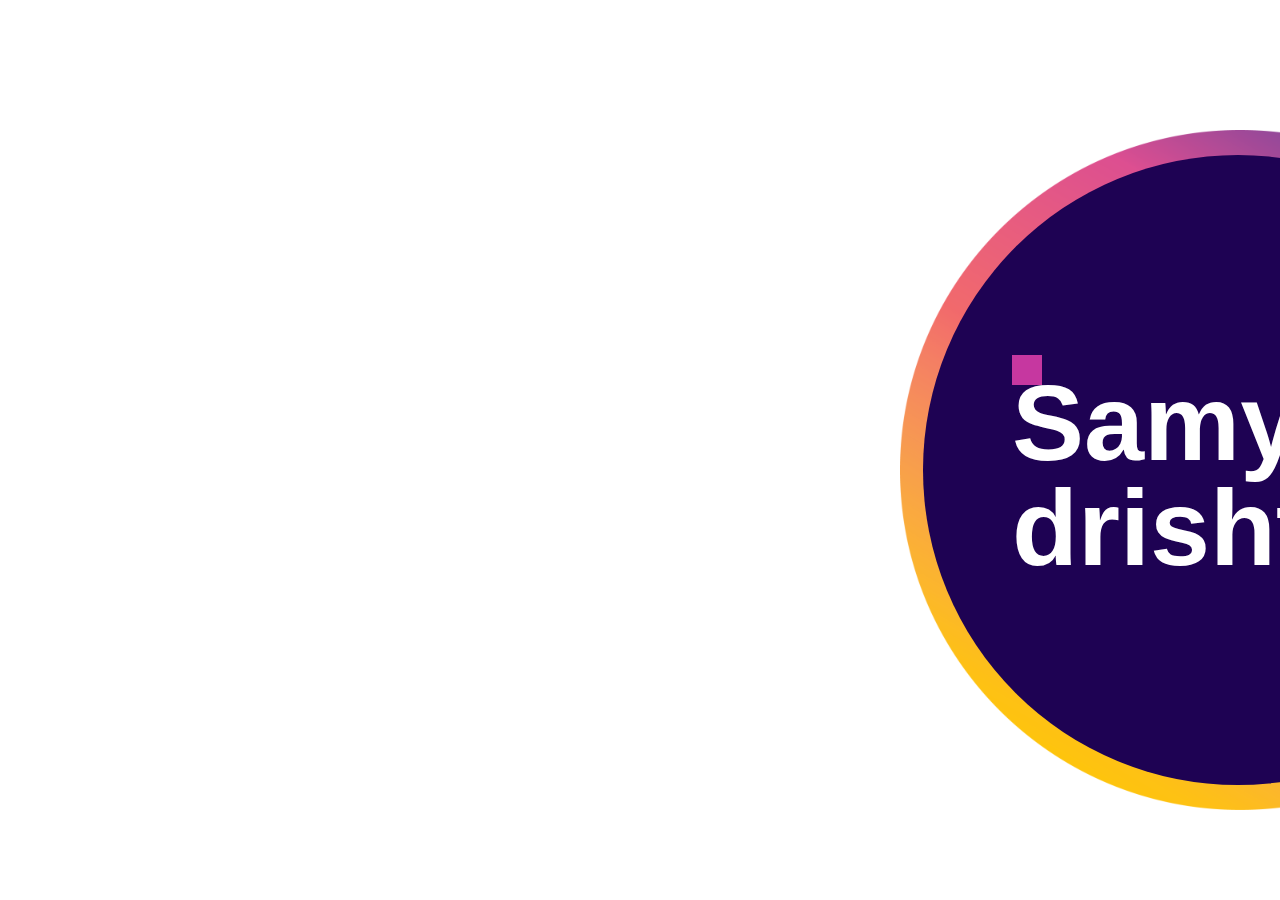
<file: Bounce Baby/index.html>
<!DOCTYPE html>
<html lang="en">
<head>
    <meta charset="UTF-8">
    <meta http-equiv="X-UA-Compatible" content="IE=edge">
    <meta name="viewport" content="width=device-width, initial-scale=1.0">
    <title>Bounce Animation</title>
    <link href="style.css" rel="stylesheet" type="text/css"/>
</head>
<body>
    <img src="Instagram-Ring.png" class="image">
<div class="main">

    <div class="box_violet"></div>

    <h1>Samyak</h1>
    <h2>drishti</h2>

</div>

</body>
</html>
</file>
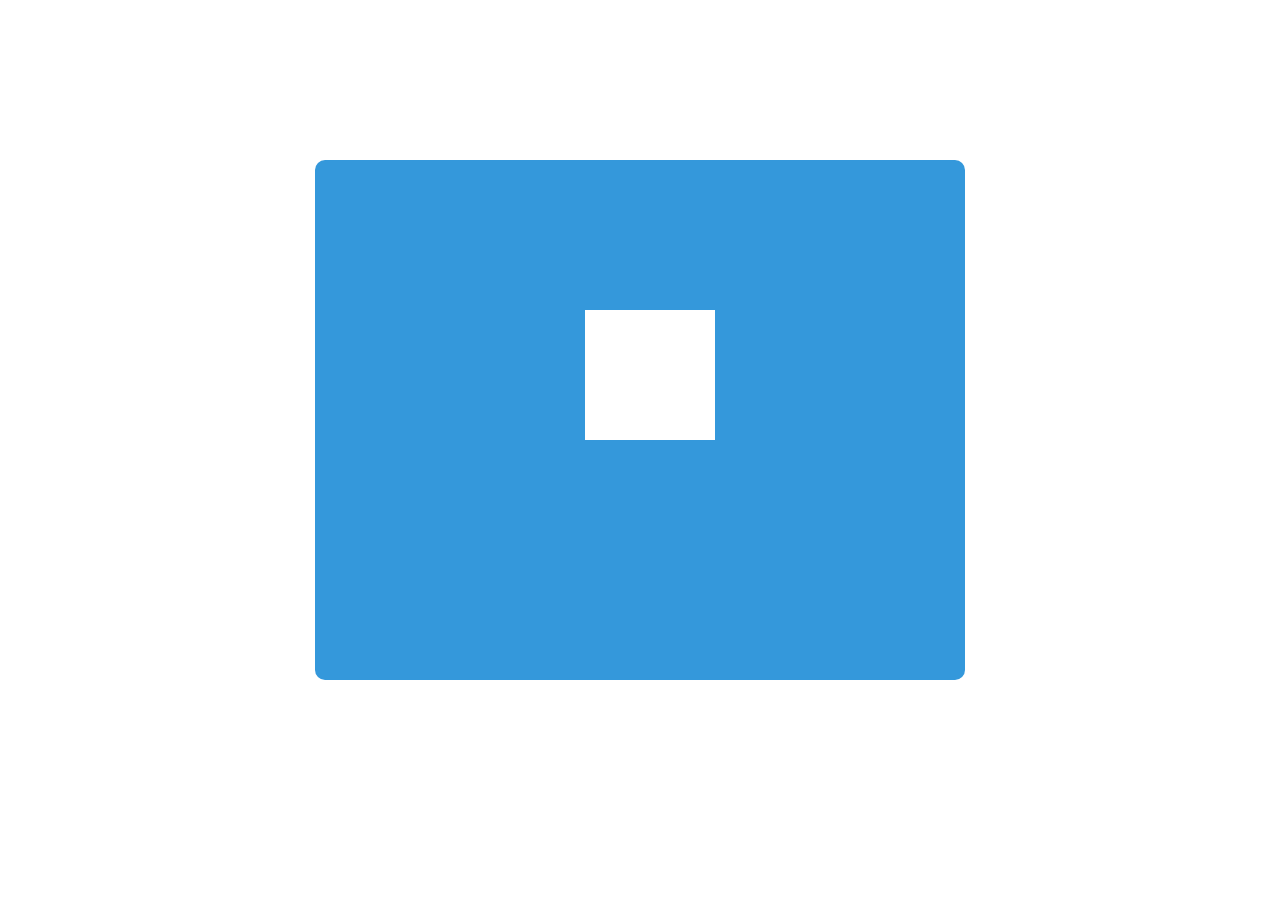
<file: Classy_ball/index.html>
<!DOCTYPE html>
<html lang="en">
<head>
    <meta charset="UTF-8">
    <meta http-equiv="X-UA-Compatible" content="IE=edge">
    <meta name="viewport" content="width=device-width, initial-scale=1.0">
    <title>Classy Bouncing Ball</title>
    <link href="style.css" rel="stylesheet" type="text/css"/>
</head>
<body>
    
<div class="outer_box">

    <div class="inner_box"></div>


</div>

</body>
</html>
</file>
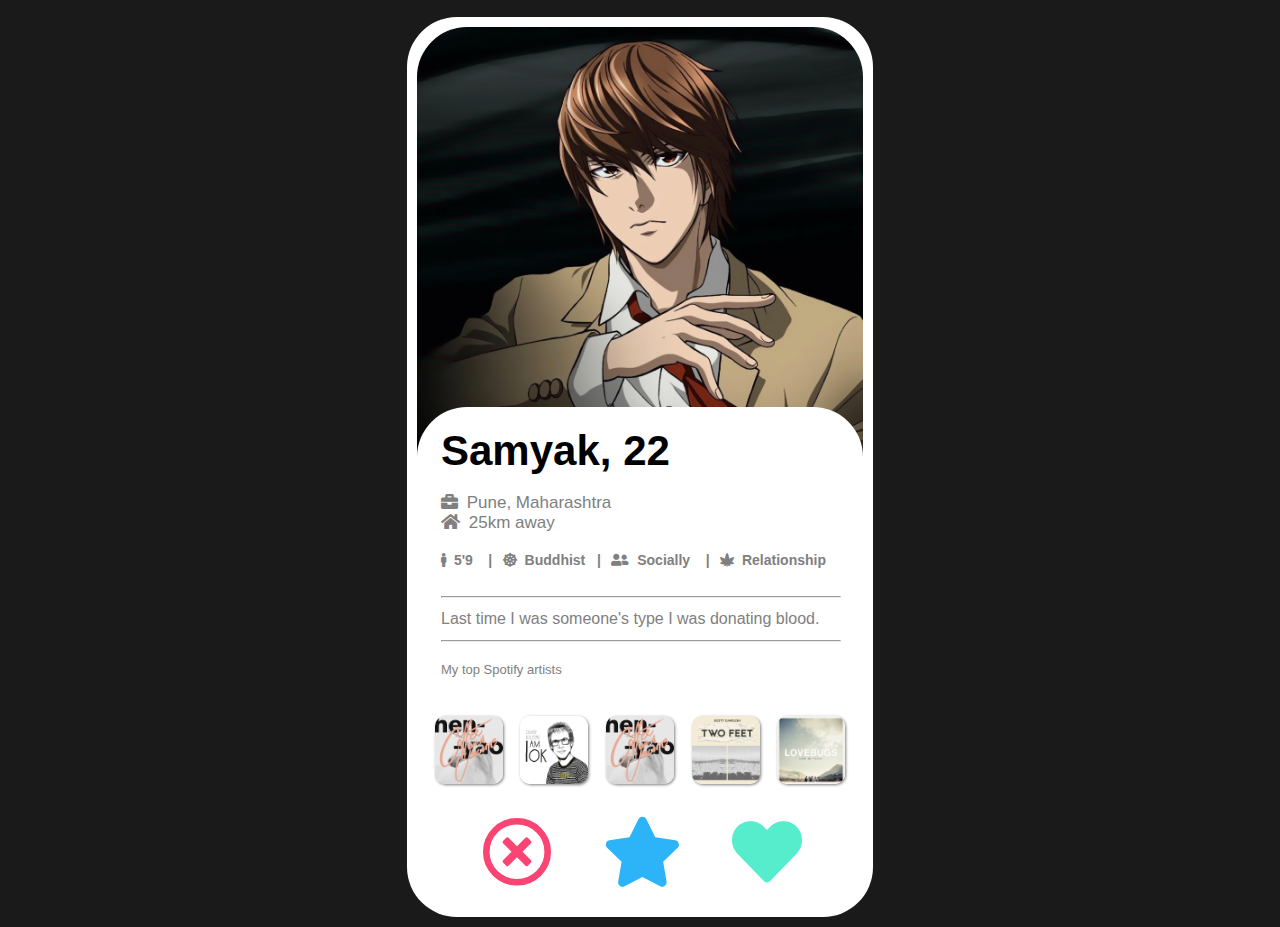
<file: Flip the Card/index.html>
<!DOCTYPE html>
<html lang="en">
<head>
    <meta charset="UTF-8">
    <meta http-equiv="X-UA-Compatible" content="IE=edge">
    <meta name="viewport" content="width=device-width, initial-scale=1.0">
    <title>My Flip Card</title>
    <link href="style.css" rel="stylesheet" type="text/css"/>
    <link href="css/all.css" rel="stylesheet"/>
</head>
<body>
    
<div class="the_card_back">

    <div class="display_dp"></div>

    <div class="bio-section">

        <ul>
            <li>  <h1>Samyak, 22</h1></li>
            <li><h3> <i class="fas fa-briefcase"></i> Pune, Maharashtra </h3></li>
            <li><h3> <i class="fas fa-home"></i> 25km away</h3></li><br/>
            <li>
                <a href="#." class="male"> <i class="fas fa-male"></i> 5'9 &nbsp;&nbsp; |</a>
                <a href="#." class="religon"> <i class="fas fa-dharmachakra"></i>  Buddhist &nbsp;&nbsp;|</a>
                <a href="#." class="social"> <i class="fas fa-user-friends"></i>  Socially &nbsp;&nbsp; |</a> 
                <a href="#." class="relation"> <i class="fas fa-cannabis"></i> Relationship  </a>
            </li> 
        </ul>

        <ul class="list-2">
            <li><hr></li>
            <li><p>Last time I was someone's type I was donating blood.</p></li>
            <li><hr></li> <br/>
            <li><p3>My top Spotify artists</p3></li> <br/>
        </ul>

    </div>
    <br/>
    <ul class="my-music-genere">
        
        <li><img src="artist_1.jpg"></li>
        <li><img src="artist_2.jpg"></li>
        <li><img src="artist_5.jpg"></li>
        <li><img src="artist_7.jpg"></li>
        <li><img src="artist_8.jpg"></li>
        
    </ul>

    <ul class="bottom-btns">
        <li><a href="#."><i class="far fa-times-circle"></i></a></li>
        <li><a href="#."><i class="fas fa-star"></i></a></li>
        <li><a href="#."><i class="fas fa-heart"></i></a></li>
    </ul>

</div>

</body>
</html>
</file>
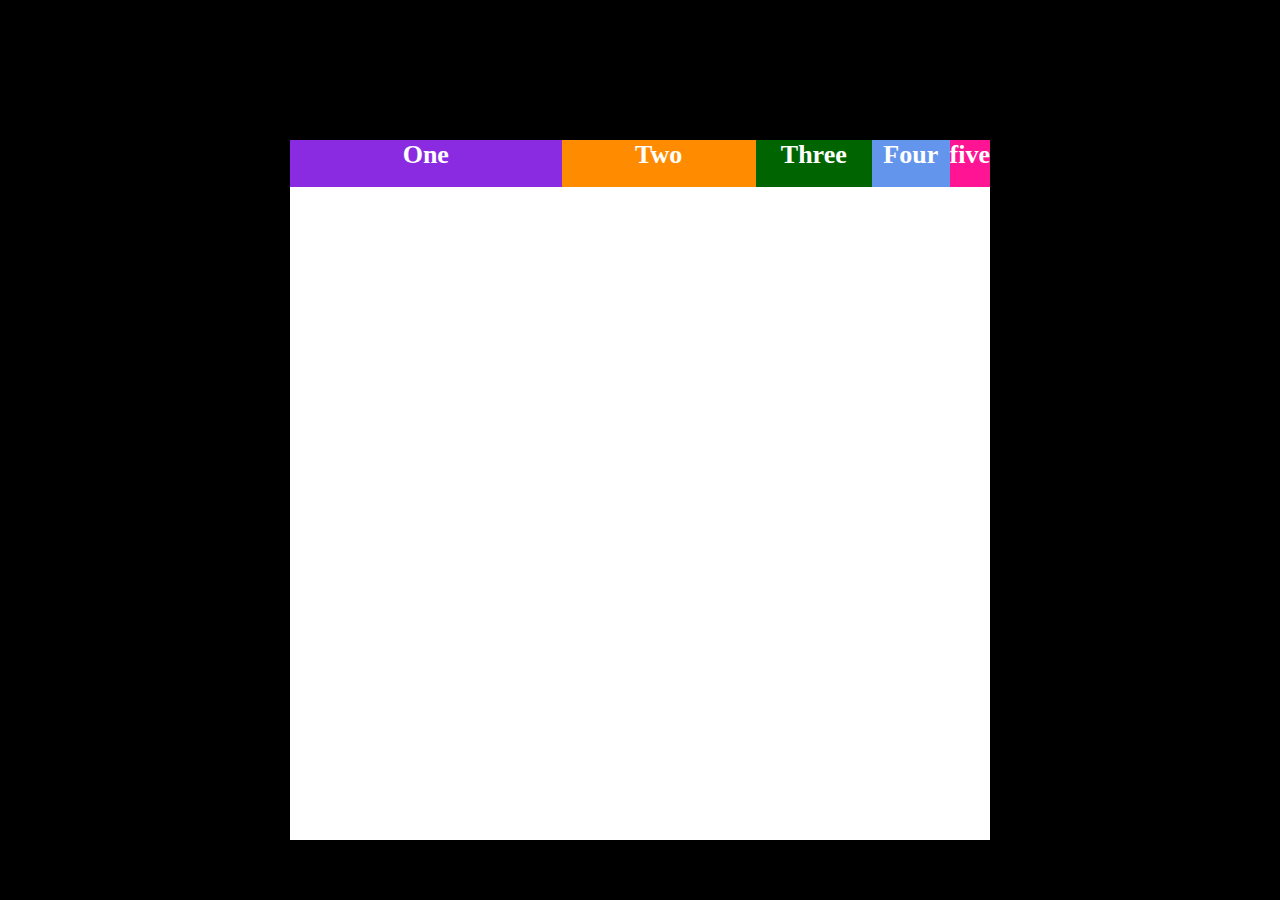
<file: Grid Concept 1/index.html>
<!DOCTYPE html>
<html lang="en">
<head>
    <meta charset="UTF-8">
    <meta http-equiv="X-UA-Compatible" content="IE=edge">
    <meta name="viewport" content="width=device-width, initial-scale=1.0">
    <title>Grid Concept One</title>
    <link href="style.css" rel="stylesheet" type="text/css"/>
</head>
<body>
    
<div class="container">

   <div class="item items1">One</div>
   <div class="item items2">Two</div>
   <div class="item items3">Three</div>
   <div class="item items4">Four</div>
   <div class="item items5">five</div>

</div>


</body>
</html>
</file>
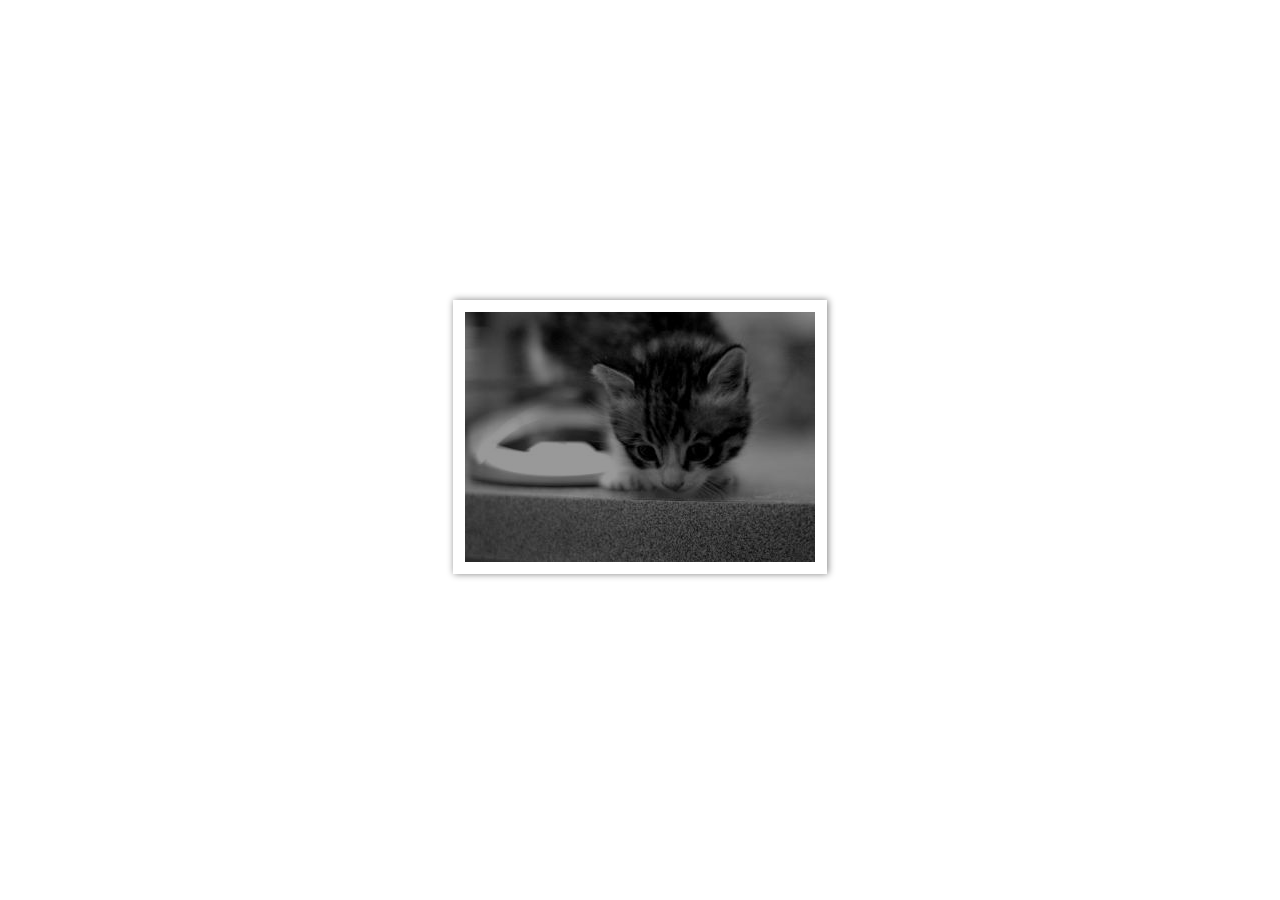
<file: Hover Effect Down/index.html>
<!DOCTYPE html>
<html lang="en">
<head>
    <meta charset="UTF-8">
    <meta http-equiv="X-UA-Compatible" content="IE=edge">
    <meta name="viewport" content="width=device-width, initial-scale=1.0">
    <title>Hover Effect Down</title>
    <link href="style.css" rel="stylesheet" type="text/css"/>
</head>
<body>
    
<div class="main">

    <img src="Images/250.jpg" alt="Kitten Image"/>

</div>

</body>
</html>
</file>
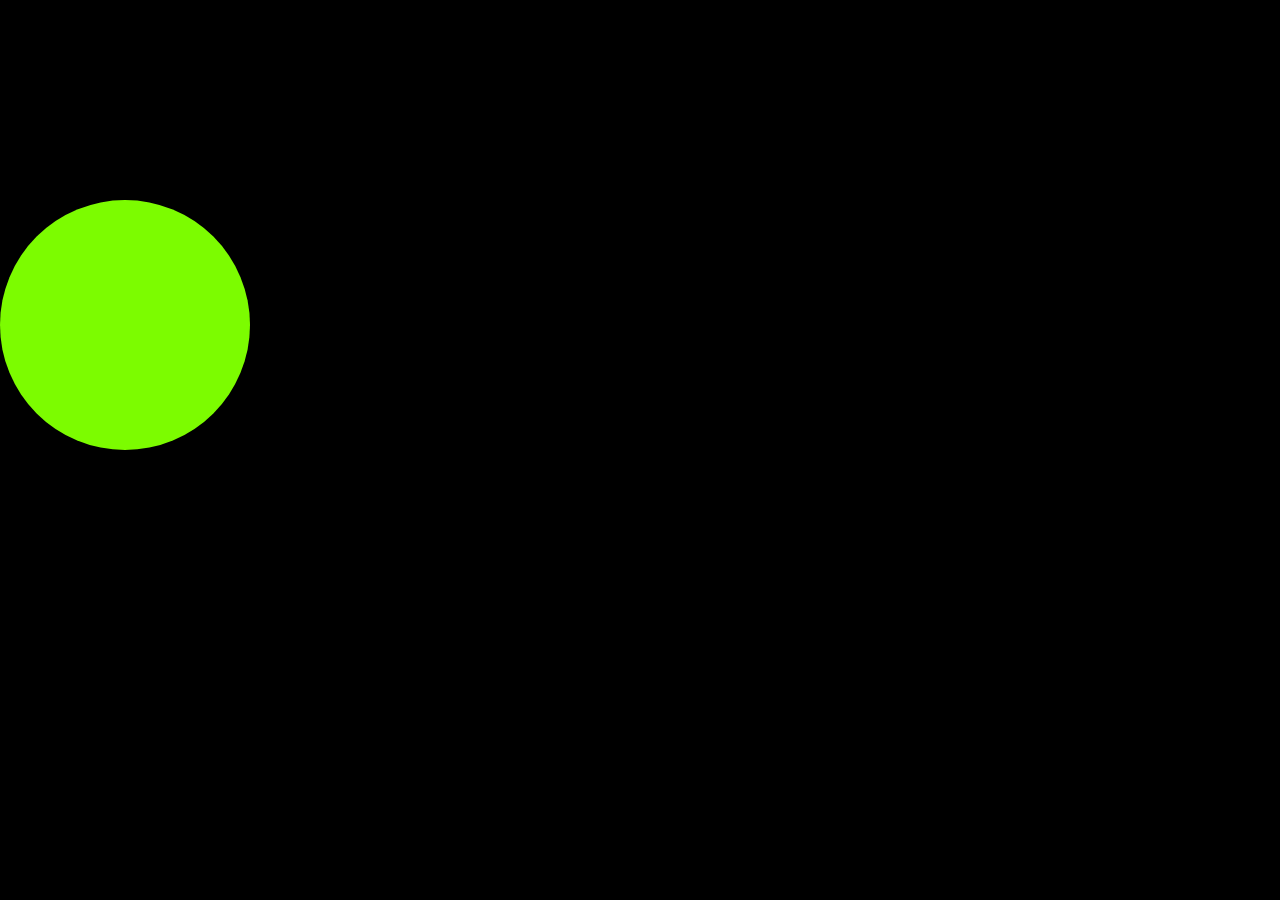
<file: Moving Circle/index.html>
<!DOCTYPE html>
<html lang="en">
<head>
    <meta charset="UTF-8">
    <meta http-equiv="X-UA-Compatible" content="IE=edge">
    <meta name="viewport" content="width=device-width, initial-scale=1.0">
    <title>Moving Circle</title>
    <link href="style.css" rel="stylesheet" type="text/css"/>
</head>
<body>
    
    <div class="circle">


    </div>


</body>
</html>
</file>
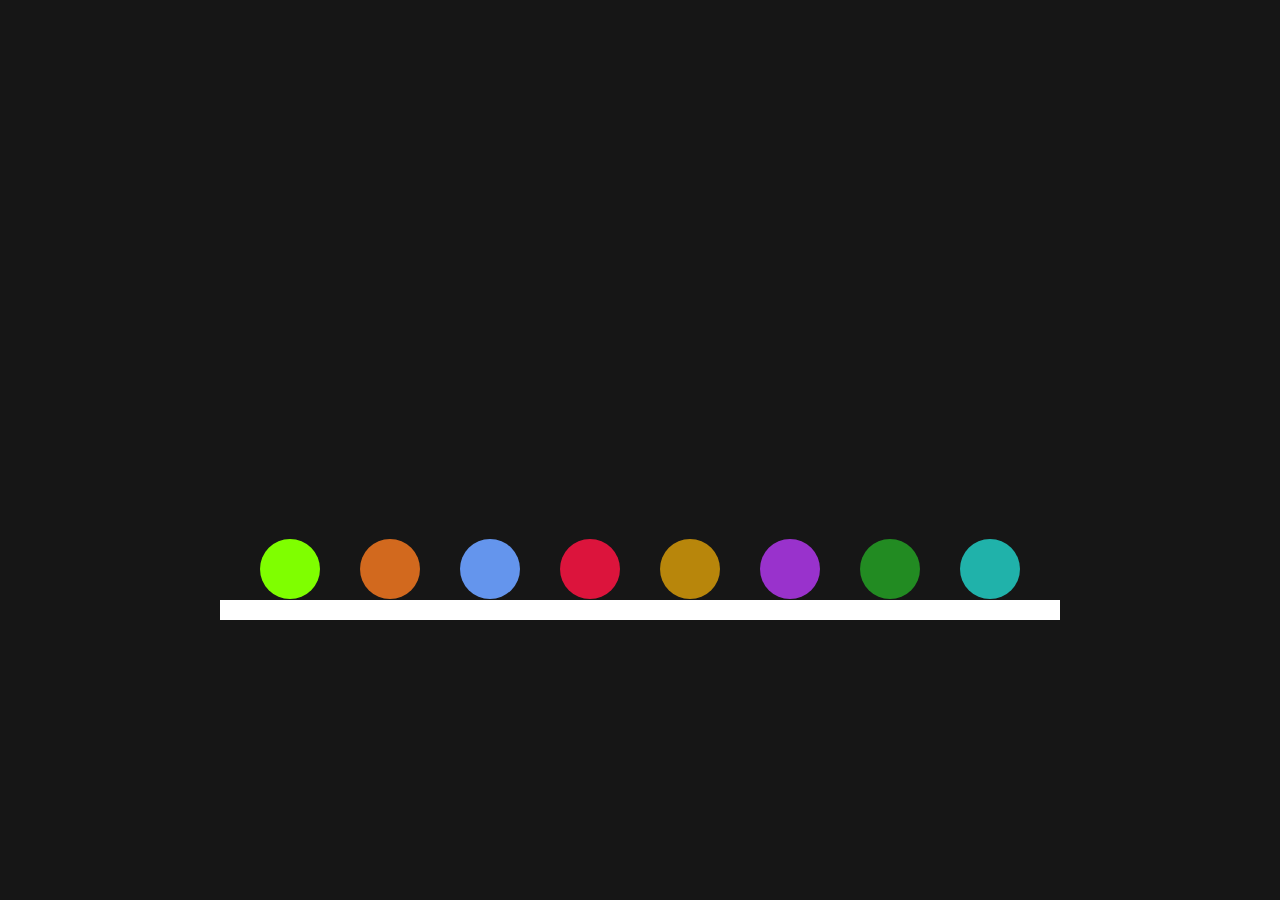
<file: Moving-balls/index.html>
<!DOCTYPE html>
<html lang="en">
<head>
    <meta charset="UTF-8">
    <meta http-equiv="X-UA-Compatible" content="IE=edge">
    <meta name="viewport" content="width=device-width, initial-scale=1.0">
    <title>Moving Balls</title>
    <link href="style.css" rel="stylesheet" type="text/css"/>
</head>
<body>
    
<ul class="base-line">

    <li style="background-color:chartreuse ;"></li>
    <li style="background-color: chocolate;"></li>
    <li style="background-color:cornflowerblue ;"></li>
    <li style="background-color:crimson ;"></li>
    <li style="background-color:darkgoldenrod ;"></li>
    <li style="background-color:darkorchid ;"></li>
    <li style="background-color:forestgreen ;"></li>
    <li style="background-color: lightseagreen;"></li>
    
</ul>


</body>
</html>
</file>
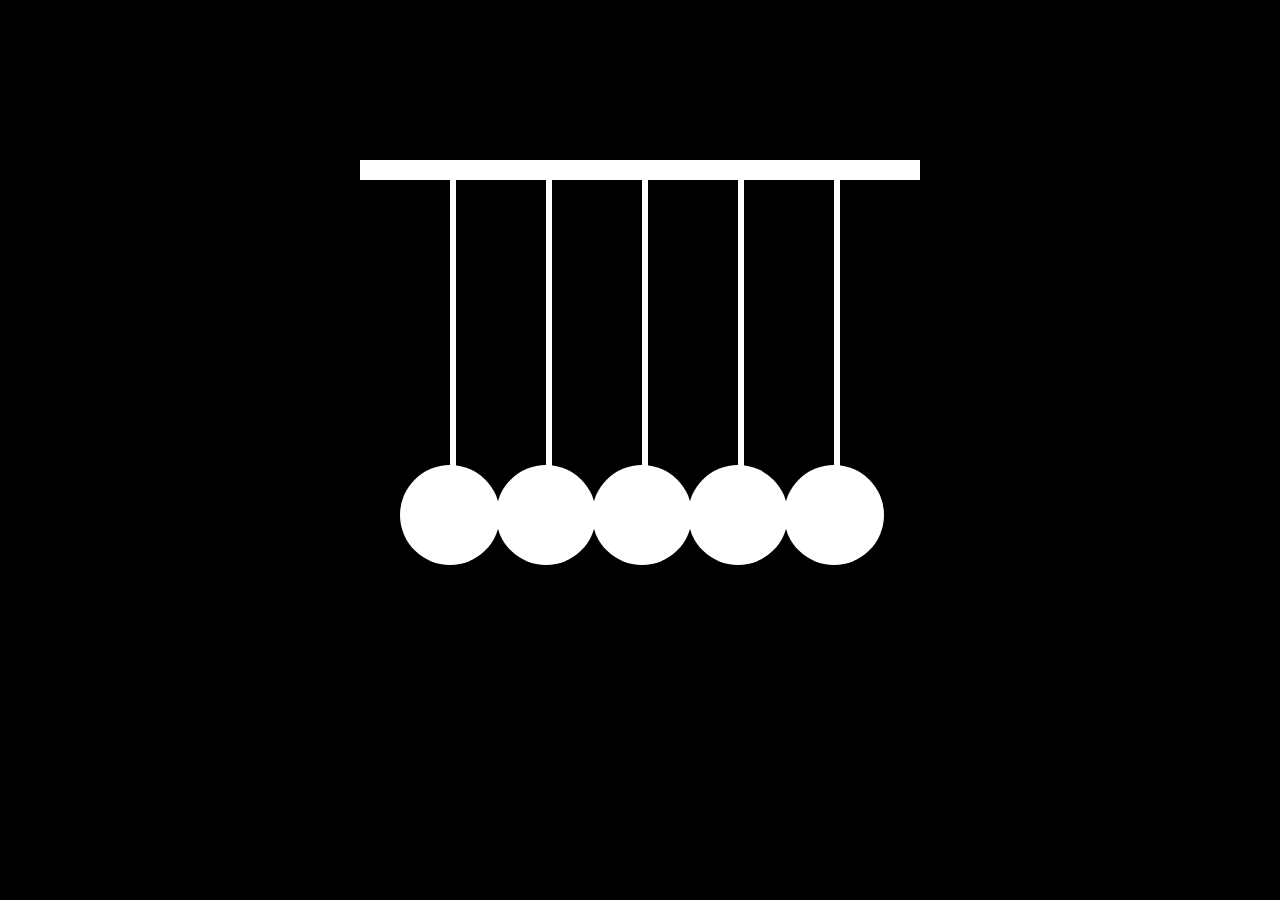
<file: Pendulum/index.html>
<!DOCTYPE html>
<html lang="en">
<head>
    <meta charset="UTF-8">
    <meta http-equiv="X-UA-Compatible" content="IE=edge">
    <meta name="viewport" content="width=device-width, initial-scale=1.0">
    <title>Pendulum Code</title>
    <link href="style.css" rel="stylesheet" type="text/css"/>
</head>
<body>
    
    <div class="pendulum-base">

        <div class="bar"></div>
        <div class="bar"></div>
        <div class="bar"></div>
        <div class="bar"></div>
        <div class="bar"></div>

    </div>


</body>
</html>
</file>
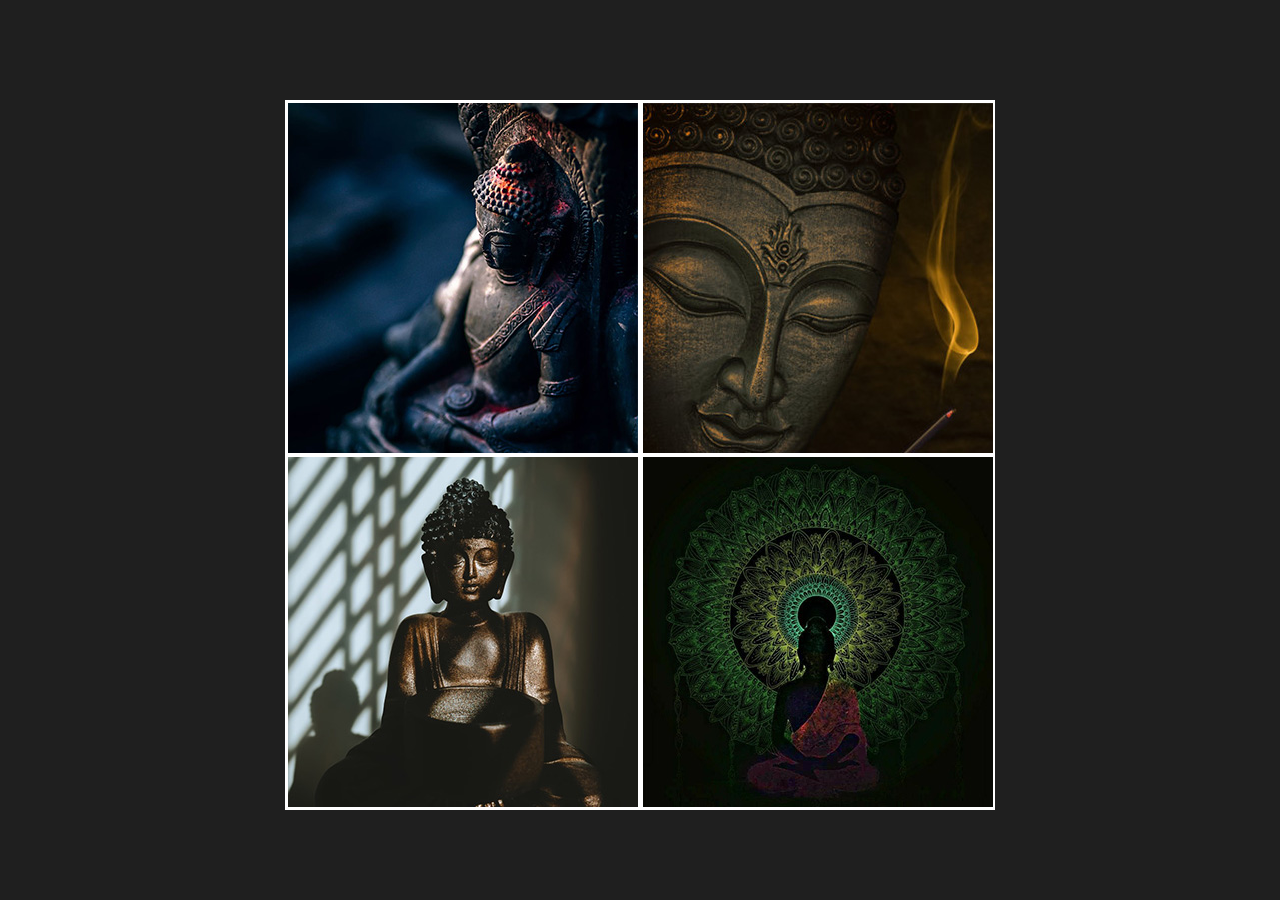
<file: Scaling Images/index.html>
<!DOCTYPE html>
<html lang="en">
<head>
    <meta charset="UTF-8">
    <meta http-equiv="X-UA-Compatible" content="IE=edge">
    <meta name="viewport" content="width=device-width, initial-scale=1.0">
    <title>Scaling The Images</title>
    <link href="style.css" rel="stylesheet" type="text/css"/>
</head>
<body>
    
<div class="image-container">

     
         <img src="Buddha-imgs/buddha-3.jpg" class="buddha buddha-1"/>
         <img src="Buddha-imgs/buddha-9.jpg" class="buddha buddha-2"/> 
         <img src="Buddha-imgs/buddha-5.jpg" class="buddha buddha-3"/>
        <img src="Buddha-imgs/buddha-6.jpg" class="buddha buddha-4"/>
      

</div>

</body>
</html>
</file>
<file: Bounce Baby/style.css>
* {
  margin: 0;
  padding: 0;
}

@import url("https://fonts.googleapis.com/css2?family=Capriola&family=Lato:wght@900&family=Montserrat:ital,wght@0,100;0,200;0,300;0,400;0,500;0,600;0,700;0,800;1,100;1,200;1,300;1,400;1,500;1,600;1,700;1,800;1,900&family=Poppins:wght@100;600;700&display=swap");

a {
  text-decoration: none;
}

ul li {
  list-style: none;
}

body {
  background-color: rgb(255, 255, 255);
}

body img {
  width: 680px;
  height: 680px;
  margin-top: 45px;
  margin-left: 900px;
  position: absolute;
  transition-duration: 0.5s;
  transition-timing-function: 1s;
  animation-name: image-animate;
}

.main {
  width: 630px;
  height: 630px;
  margin-top: 85px;
  position: relative;
  top: 70px;
  left: 923px;
  border-radius: 50%;
  background-color: #1e0253;
}

.main h1,
.main h2 {
  color: #fff;
  font-size: 108px;
  text-align: center;
  font-weight: 900;
  position: absolute;
  font-family: "Montserrat", sans-serif;
}

.main h1 {
  top: 205px;
  left: 89px;
}

.main h2 {
  top: 310px;
  left: 89px;
}

.main .box_violet {
  width: 30px;
  height: 30px;
  position: absolute;
  top: 200px;
  left: 89px;
  background-color: #c637a0;
}

@keyframes image-animate {
  from {
    transform: scale(0);
  }
  to {
    transition-timing-function: 1s;
    transform: scale(1.1);
  }
}
</file>
<file: Classy_ball/style.css>
* {
  margin: 0;
  padding: 0;
}

.outer_box {
  width: 650px;
  height: 520px;
  background-color: #3498db;
  margin: auto;
  margin-top: 160px;
  border-radius: 10px;
  position: relative;
}

.outer_box .inner_box {
  width: 130px;
  height: 130px;
  position: absolute;
  left: 270px;
  top: 150px;
  background-color: #fff;
  animation-name: box-effect;
  animation-duration: 2s;
  animation-iteration-count: infinite;
}

@keyframes box-effect {
  0% {
    transform: translateY(0px) rotate(0deg) scale(1);
  }

  33.3% {
    transform: translateY(70px) rotate(360deg) scale(1.3, 0.5);
  }
  66.6% {
    transform: scale(1.3, 1);
  }
  100% {
    transform: translateY(0px) rotate(360deg) scale(1);
  }
}
</file>
<file: Flip the Card/style.css>
* {
  margin: 0;
  padding: 0;
}

@import url("https://fonts.googleapis.com/css2?family=Capriola&family=Lato:wght@900&family=Montserrat:ital,wght@0,100;0,200;0,300;0,600;0,700;1,100;1,200;1,300;1,500;1,600;1,700;1,800;1,900&family=Poppins:wght@100;600;700&display=swap");

ul li {
  list-style: none;
}

a {
  text-decoration: none;
}

body {
  background-color: #1a1a1a;
  font-family: "Montserrat", sans-serif;
}

.the_card_back {
  width: 466px;
  height: 900px;
  margin: 0 auto;
  margin-top: 17px;
  border-radius: 50px;
  position: relative;
  background-color: #ffffff;
}

.the_card_back .display_dp {
  width: 446px;
  height: 900px;
  background-size: 100%;
  background-position: inherit;
  border-radius: 50px;
  background-repeat: no-repeat;
  background-image: url(Light_YagamiHD.jpg);
  position: absolute;
  top: 10px;
  left: 10px;
}

.the_card_back .bio-section {
  width: 446px;
  height: 328px;
  border-radius: 50px;
  background-color: rgb(255, 255, 255);
  position: absolute;
  top: 390px;
  left: 10px;
}

.the_card_back .bio-section ul {
  margin-top: 20px;
  margin-left: 24px;
  margin-bottom: 27px;
  display: flex;
  flex-direction: column;
}

.the_card_back .bio-section ul li {
  display: block;
  justify-content: space-between;
}

.the_card_back .bio-section ul li h1 {
  color: #000;
  font-size: 42px;
  font-weight: 800;
  margin-bottom: 18px;
  font-family: "Segoe UI", Tahoma, Geneva, Verdana, sans-serif;
}

.the_card_back .bio-section ul li h1:hover {
  color: mediumorchid;
  cursor: pointer;
  text-decoration: underline;
}

.the_card_back .bio-section ul li h3 {
  color: grey;
  font-size: 17px;
  font-weight: 300;
}

.the_card_back .bio-section ul li .male,
.religon,
.social,
.relation {
  margin-top: 18px 0px 18px 0px;
  color: grey;
  font-size: 14px;
  font-weight: 600;
  margin-right: 6px;
  margin-left: 0px;
}

.the_card_back .bio-section ul li .male:hover {
  color: #63c5ea;
}

.the_card_back .bio-section ul li .religon:hover {
  color: #7f59b0;
}

.the_card_back .bio-section ul li .social:hover {
  color: #fcb424;
}

.the_card_back .bio-section ul li .relation:hover {
  color: #ea4b8b;
}

.the_card_back .bio-section ul li .fas {
  margin-right: 4px;
}

.list-2 {
  margin-top: 28px;
  display: flex;
  width: 400px;
  flex-direction: column;
}

.list-2 li p {
  color: grey;
  font-size: 16px;
  text-align: left;
  margin: 12px 0px;
}

.list-2 li p3 {
  color: grey;
  font-size: 13px;
  padding-bottom: 15px;
}

.my-music-genere {
  display: flex;
  width: 446px;
  height: 80px;
  position: absolute;
  bottom: 140px;
  left: 10px;
  border-radius: 50px;
  margin-top: 15px;
  justify-content: space-evenly;
  background-color: #ffffff;
}

.my-music-genere li img {
  width: 68px;
  height: 68px;
  margin-top: 19px;
  transition: all 0.3s;
  border-radius: 10px;
  box-shadow: 1px 1px 3px grey;
}

.my-music-genere li img:hover {
  transform: scale(1.1);
}

.bottom-btns {
  width: 350px;
  height: 100px;
  position: absolute;
  bottom: 15px;
  left: 60px;
  border-radius: 50px;
  display: flex;
  justify-content: space-between;
  background-color: #ffffff;
}

.bottom-btns li .fa-times-circle,
.bottom-btns li .fa-star,
.bottom-btns li .fa-heart {
  width: 100px;
  line-height: 100px;
  font-size: 70px;
  background-color: #fff;
  border-radius: 50px;
  text-align: center;
  transition: all.5s;
}

.bottom-btns li .fa-times-circle {
  color: #fa4573;
  content: "";
}

.bottom-btns li .fa-times-circle:hover {
  color: #e4325e;
  transform: scale(1.1) rotate(45deg);
}

.fa-star {
  color: #2cb3f8;
}

.fa-star:hover {
  color: #209ad6;
  transform: scale(1.2);
}

.fa-heart {
  color: #55edcc;
}

.fa-heart:hover {
  color: #3ac2a4;
  transform: scale(1.2);
}
</file>
<file: Grid Concept 1/style.css>
* {
  margin: 0;
  padding: 0;
}

body {
  background-color: #000;
}

.container {
  width: 700px;
  height: 700px;
  background-color: #fff;
  margin: auto;
  margin-top: 140px;
  display: grid;
  justify-content: space-between;
  grid-template-rows: 1fr 2fr 3fr 4fr 5fr;
  grid-template-columns: 7fr 5fr 3fr 2fr 1fr;
}

.item {
  color: #fff;
  text-align: center;
  font-size: 26px;
  font-weight: bold;
}

.items1 {
  background-color: blueviolet;
}
.items2 {
  background-color: darkorange;
}
.items3 {
  background-color: darkgreen;
}
.items4 {
  background-color: cornflowerblue;
}

.items5 {
  background-color: deeppink;
}
</file>
<file: Hover Effect Down/style.css>
* {
  margin: 0;
  padding: 0;
}

.main {
  width: 350px;
  height: 250px;
  border: solid 12px #fff;
  box-shadow: 1px 0px 7px grey;
  margin: auto;
  margin-top: 300px;
  position: relative;
  overflow: hidden;
}

.main::before {
  width: 100%;
  height: 100%;
  content: "";
  background-color: #000;
  position: absolute;
  top: 0px;
  left: 0px;
  transition: all 1s;
  z-index: 1;
  opacity: 0.4;
}

.main:hover::before {
  top: -100%;
  transition-timing-function: ease-in-out;
}
</file>
<file: Moving Circle/style.css>
* {
  margin: 0;
  padding: 0;
}

body {
  background-color: black;
}

.circle {
  width: 250px;
  height: 250px;
  border-radius: 50%;
  margin-top: 200px;
  animation-name: position-change;
  animation-duration: 5s;
  animation-delay: 1s;
  animation-iteration-count: infinite;
  background-color: lawngreen;
}

@keyframes position-change {
  0% {
    transform: translateY(0px) translateX(0px);
  }
  20% {
    border-radius: 100%;
    transform: translateY(-200px) translateX(200px);
  }
  40% {
    transform: translateY(0px) translateX(400px);
  }
  60% {
    border-radius: 100%;
    transform: translateY(-200px) translateX(600px);
  }
  80% {
    transform: translateY(0px) translateX(800px);
  }
  100% {
    border-radius: 100%;
    transform: translateY(-200px) translateX(1000px);
  }
}
</file>
<file: Moving-balls/style.css>
* {
  margin: 0;
  padding: 0;
}

body {
  background-color: rgb(22, 22, 22);
}

.base-line {
  width: 800px;
  height: 20px;
  background-color: #fff;
  margin: auto;
  margin-top: 600px;
  display: flex;
  padding-left: 40px;
}

.base-line li {
  width: 60px;
  height: 60px;
  background-color: #fff;
  border-radius: 40px;
  list-style: none;
  margin-right: 40px;
  margin-top: -61px;
  animation-name: moving-balls;
  animation-delay: 1s;
  animation-duration: 0.4s;
  animation-iteration-count: infinite;
}

@keyframes moving-balls {
  0% {
    transform: translateY(0px);
  }
  50% {
    transform: translateY(-110px);
  }
  100% {
    transform: translateY(0px);
  }
}

.base-line li:nth-child(1) {
  animation-delay: 0.3s;
}

li:nth-child(2) {
  animation-delay: 0.6s;
}

li:nth-child(3) {
  animation-delay: 0.9s;
}

li:nth-child(4) {
  animation-delay: 1.2s;
}

li:nth-child(5) {
  animation-delay: 1.5s;
}

li:nth-child(6) {
  animation-delay: 1.8s;
}

li:nth-child(7) {
  animation-delay: 2.1s;
}

li:nth-child(8) {
  animation-delay: 2.4s;
}
</file>
<file: Pendulum/style.css>
* {
  margin: 0;
  padding: 0;
}

body {
  background-color: black;
}

.pendulum-base {
  width: 560px;
  height: 20px;
  background-color: #fff;
  margin: 0 auto;
  margin-top: 160px;
  display: flex;
}

.pendulum-base .bar {
  width: 6px;
  height: 400px;
  background-color: #fff;
  position: relative;
  display: flex;
  margin-left: 90px;
  transform-origin: top;
  animation-iteration-count: infinite;
}

.bar::before {
  width: 100px;
  height: 100px;
  content: "";
  background-color: #fff;
  position: absolute;
  bottom: -5px;
  border-radius: 50%;
  transform: translateX(-50%);
}

.pendulum-base > div:first-child {
  animation-name: left;
  animation-duration: 1.5s;
}

.pendulum-base > div:last-child {
  animation-name: right;
  animation-duration: 1.9s;
}

@keyframes left {
  0% {
    transform: rotate(0deg);
  }
  55% {
    transform: rotate(30deg);
  }
  100% {
    animation-delay: 7s;
    transform: rotate(0deg);
  }
}

@keyframes right {
  0% {
    transform: rotate(0deg);
  }
  55% {
    transform: rotate(-30deg);
  }
  100% {
    animation-delay: 7s;
    transform: rotate(0deg);
  }
}
</file>
<file: Scaling Images/style.css>
* {
  margin: 0;
  padding: 0;
}

body {
  background-color: rgb(31, 31, 31);
}

.image-container {
  width: 710px;
  height: 710px;
  background-color: #fff;
  margin: auto;
  margin-top: 100px;
  align-items: center;
  display: flex;
  flex-flow: column wrap;
  transition: all 3s;
  justify-content: space-evenly;
}

.buddha {
  width: 350px;
  height: 350px;
}

.image-container .buddha-1:hover,
.image-container .buddha-2:hover,
.image-container .buddha-3:hover,
.image-container .buddha-4:hover {
  position: absolute;
  transform: scale(2.02);
  transform: scale3d(2.2);
  transition: all 0.8s;
}
</file>
